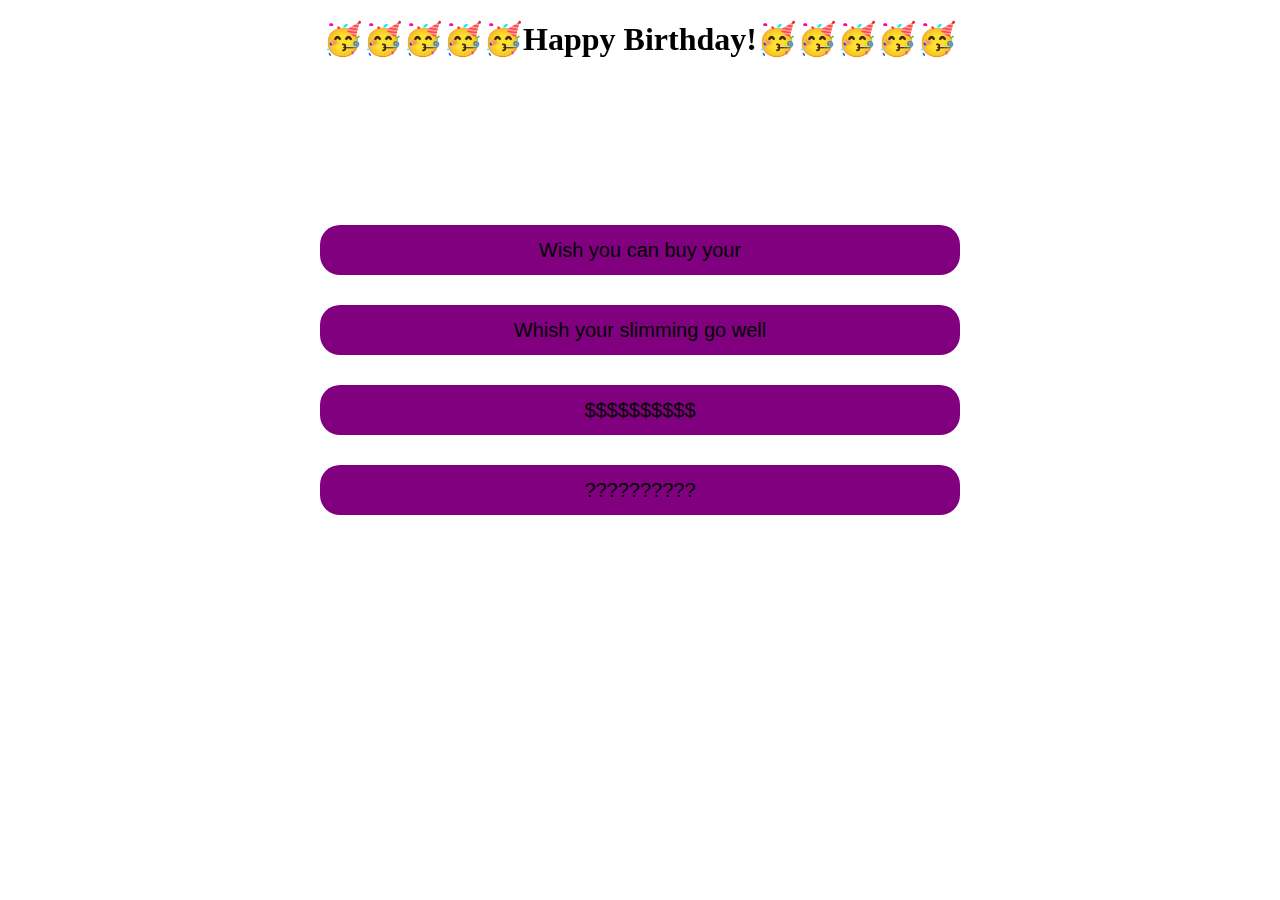
<file: index.html>
<!DOCTYPE html>
<html lang="en">
<head>
    <meta charset="UTF-8">
    <title>Happy birthday</title>
    <link rel="stylesheet" href="base_style.css">
    <link rel="stylesheet" href="style.css">
    <script src="script.js"></script>
</head>
<body>
    <header>
        <h1>🥳🥳🥳🥳🥳Happy Birthday!🥳🥳🥳🥳🥳</h1>
    </header>
    <div class="container">
        <div class="buy-btn">
            <button id="buy-btn" onclick="buyBtnOnClick()">Wish you can buy your</button>
        </div>
        <div class="slim-btn">
            <button id="slim-btn" onclick="slimBtnOnClick()">Whish your slimming go well</button>
        </div>
        <div class="money-btn">
            <button id="money-btn" onclick="moneyBtnOnClick()">$$$$$$$$$$</button>
        </div>
        <div class="suprise-btn">
            <button id="suprise-btn" onclick="supriseBtnOnClick()">??????????</button>
        </div>
    </div>
</body>
</html>
</file>
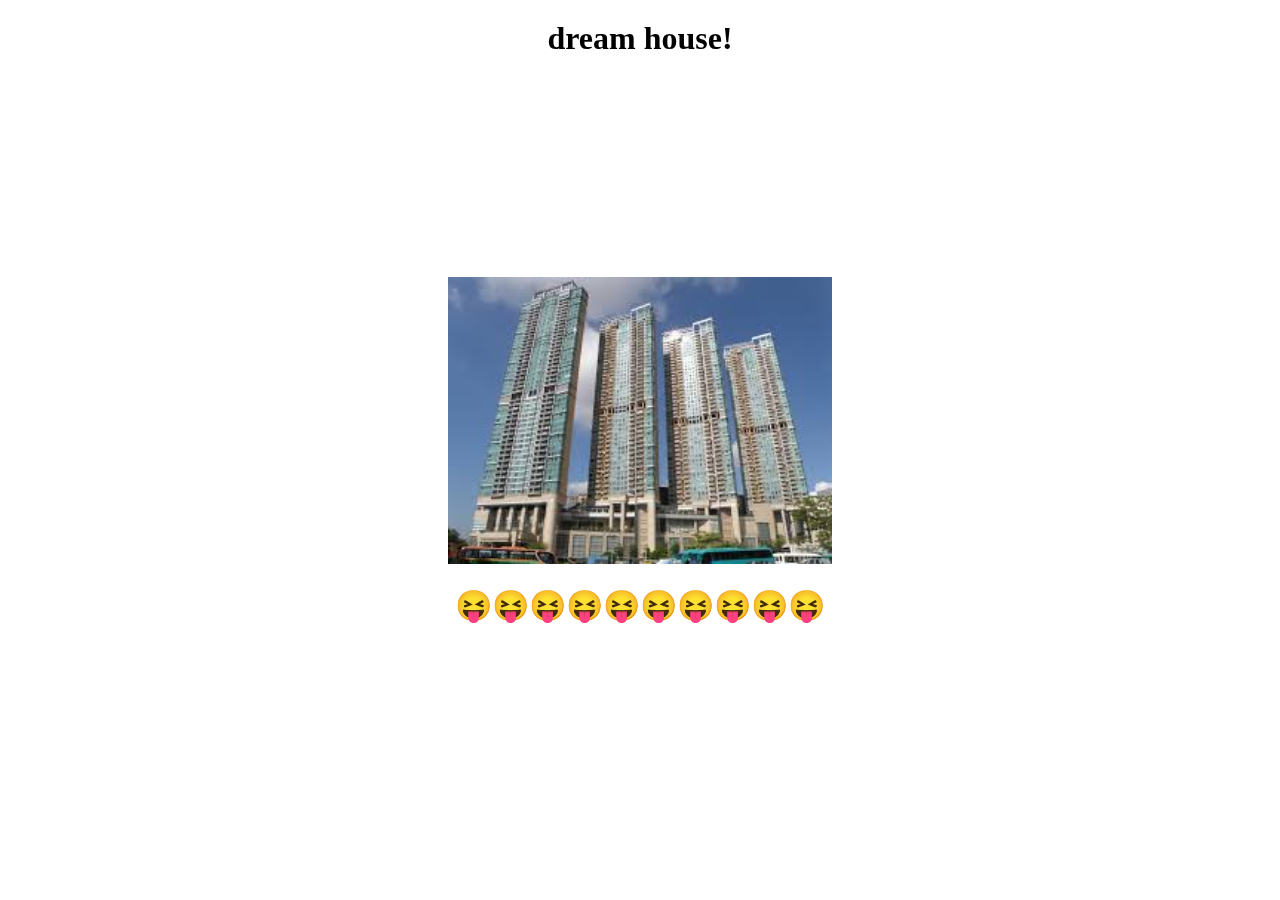
<file: buy.html>
<!DOCTYPE html>
<html lang="en">
<head>
    <meta charset="UTF-8">
    <title>buy</title>
    <link rel="stylesheet" href= "base_style.css">
    <style>
        .container
        {
            display: flex;
            flex-direction: column;
            width: 30%;
        }
        .container img
        {
            width: 100%;
        }
    </style>
</head>
<body>
    <header>
        <h1>dream house!</h1>
    </header>
    <div class="container">
        <div style="width: 100%;">
            <img src="images/house.jpg" alt="a house" style="margin-bottom: 20px;">
        </div>
        <div style="font-size: 30px;">😝😝😝😝😝😝😝😝😝😝</div>
    </div>
</body>
</html>
</file>
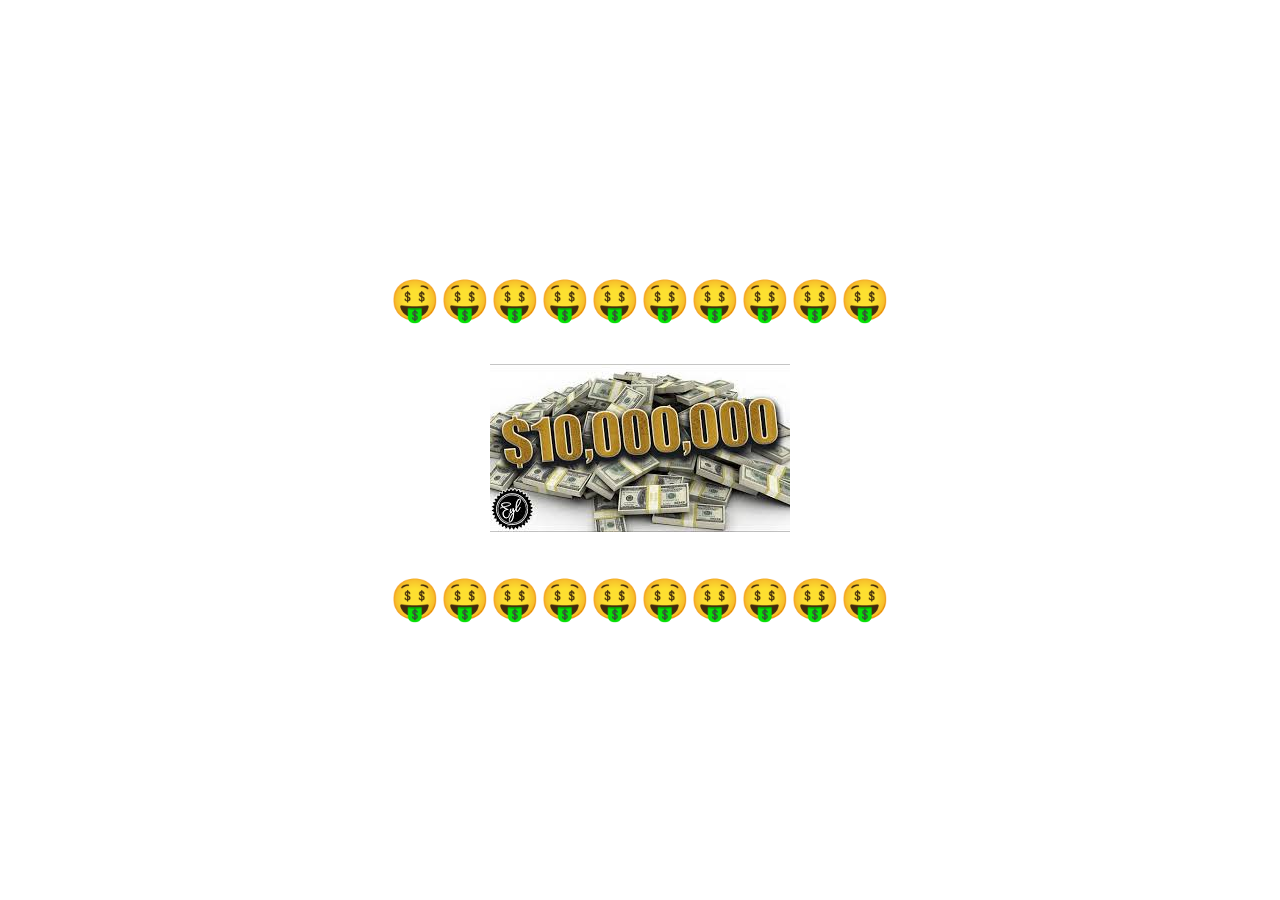
<file: money.html>
<!DOCTYPE html>
<html lang="en">
<head>
    <meta charset="UTF-8">
    <title>money</title>
    <link rel="stylesheet" href="base_style.css">
</head>
<body>
    <div class="container" style="display: flex; flex-direction: column;">
        <div style="margin-bottom: 40px; font-size: 40px;">🤑🤑🤑🤑🤑🤑🤑🤑🤑🤑</div>
        <div>
            <img src="images/money.jpg" alt="money" style="margin-bottom: 40px;">
        </div>
        <div style="font-size: 40px;">🤑🤑🤑🤑🤑🤑🤑🤑🤑🤑</div>
    </div>
</body>
</html>
</file>
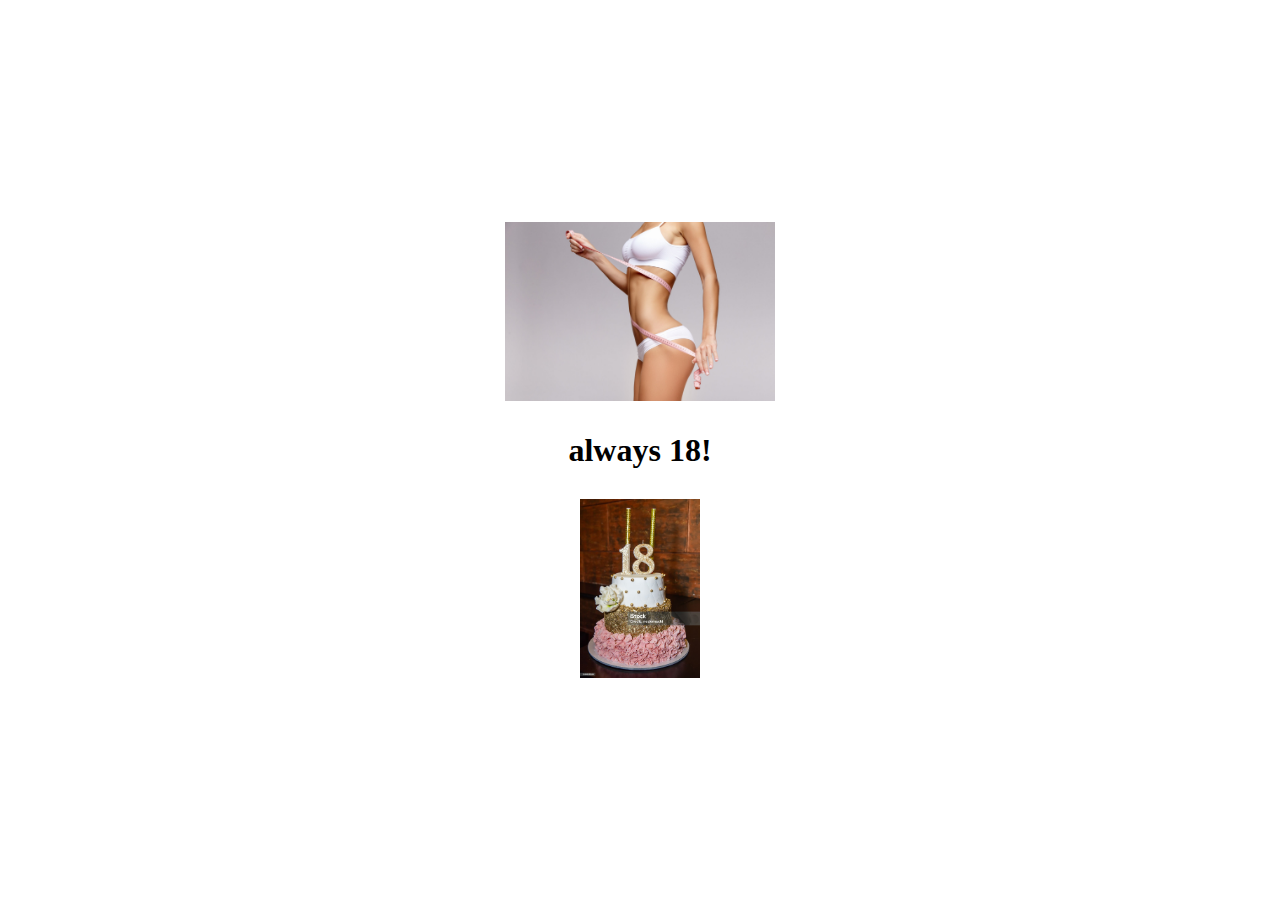
<file: slim.html>
<!DOCTYPE html>
<html lang="en">
<head>
    <meta charset="UTF-8">
    <title>slim</title>
    <link rel="stylesheet" href="base_style.css">
</head>
<body>
    <div class="container" style="display: flex; flex-direction: column;">
        <div style="height: 40%; margin-bottom: 30px;">
            <img src="images/slimming.jpeg" alt="silm" style="max-width: 100%; max-height: 100%;">
        </div>
        <h1 style="margin-bottom: 30px;">always 18!</h1>
        <div style="height: 40%;">
            <img src="images/cake.jpg" alt="cake" style="max-width: 100%; max-height: 100%;">
        </div>
    </div>
</body>
</html>
</file>
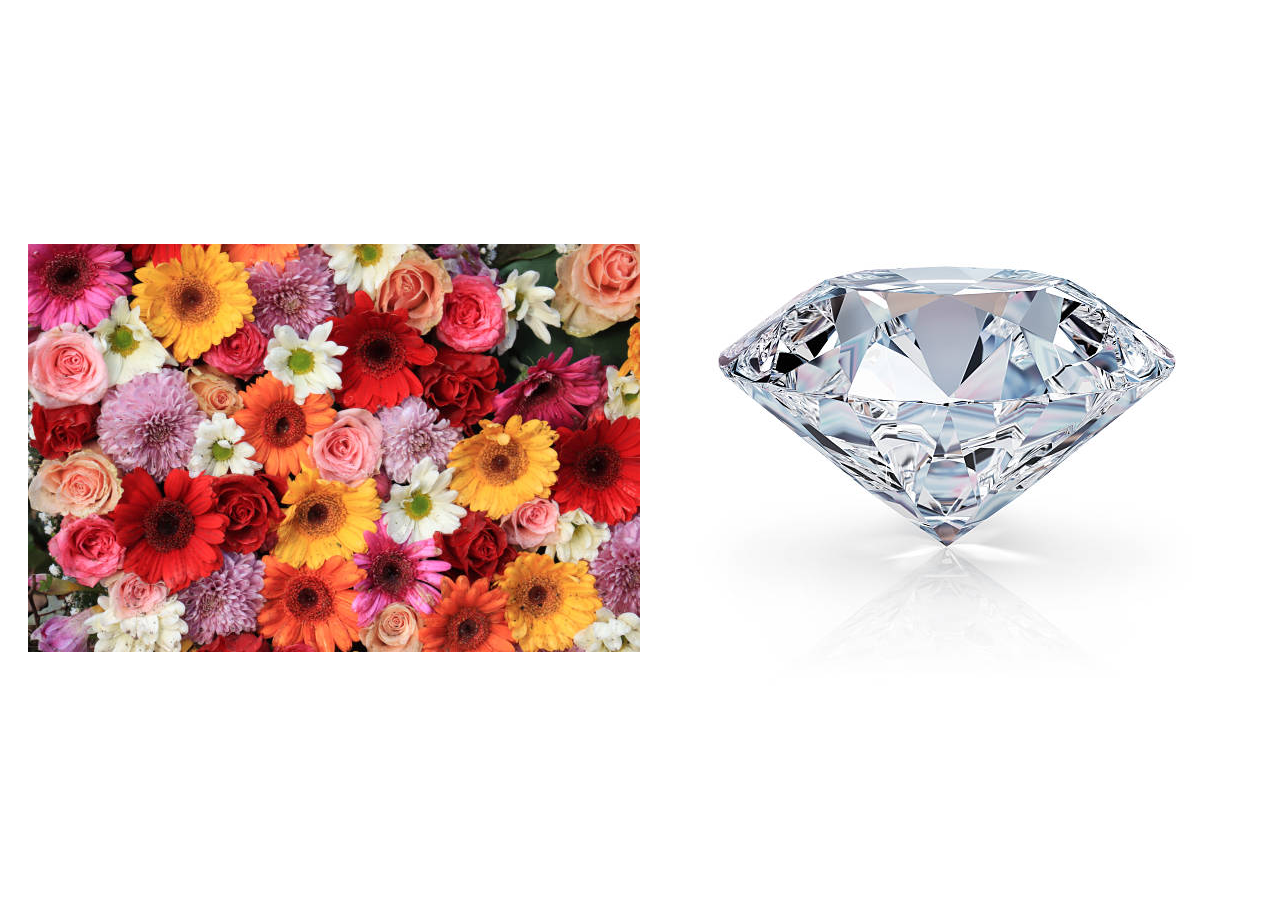
<file: suprise.html>
<!DOCTYPE html>
<html lang="en">
<head>
    <meta charset="UTF-8">
    <title>suprise</title>
    <link rel="stylesheet" href="base_style.css">
</head>
<body>
    <div>
        <img src="images/flower.jpg" alt="flower">
    </div>
    <div>
        <img src="images/diamond.jpg" alt="diamond">
    </div>
</body>
</html>
</file>
<file: base_style.css>
*
{
    margin: 0;
    padding: 0;
    box-sizing: border-box;
}

body
{
    display: flex;
    height: 100vh;
    align-items: center;
    justify-content: center;
}

header
{
    position: fixed;
    top: 0;
    left: 0;
    width: 100%;
    padding-top: 20px;
    display: flex;
    justify-content: center;
}

.container
{
    align-items: center;
    justify-content: center;
    width: 50%;
    height: 50%;
}
</file>
<file: style.css>
.container button
{
    width: 100%;
    height: 50px;
    border-radius: 20px;
    color: black;
    background-color: purple;
    margin-bottom: 30px;
    border: none;
    font-size: 20px;
}
</file>
